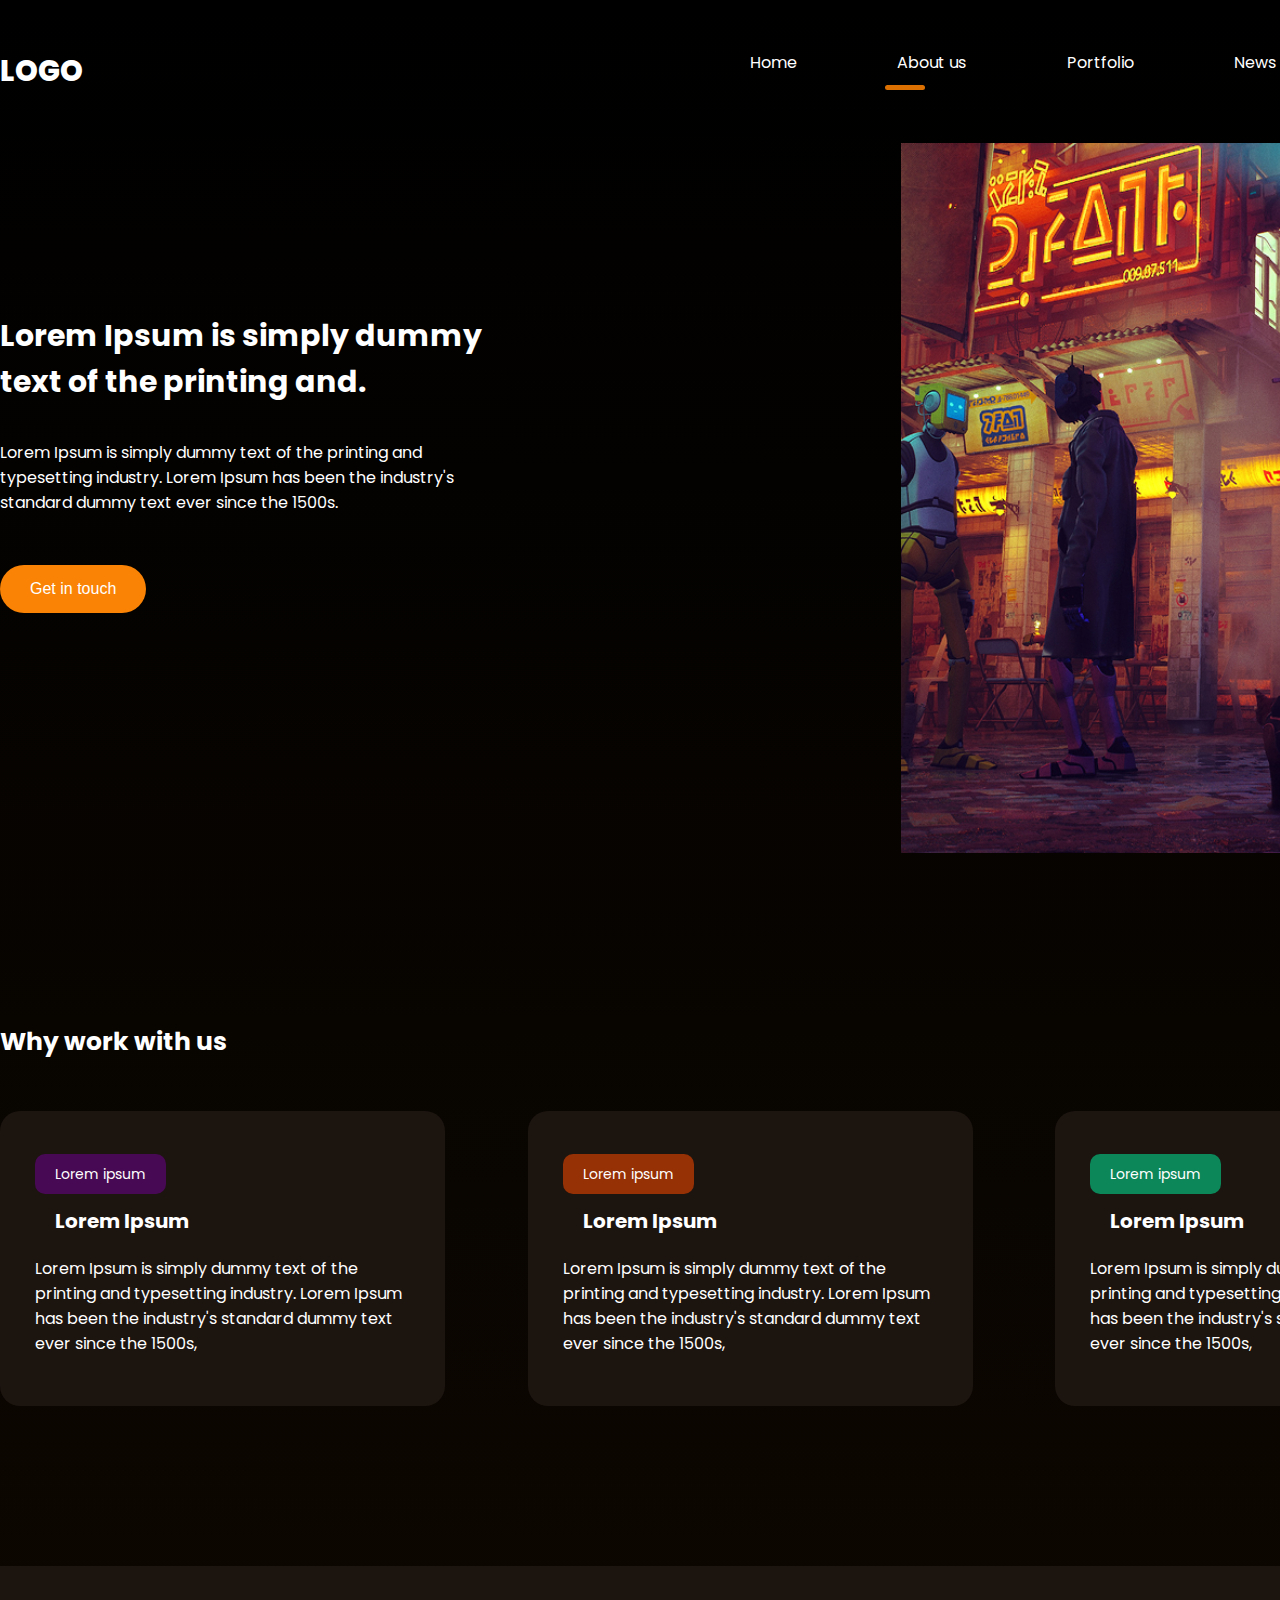
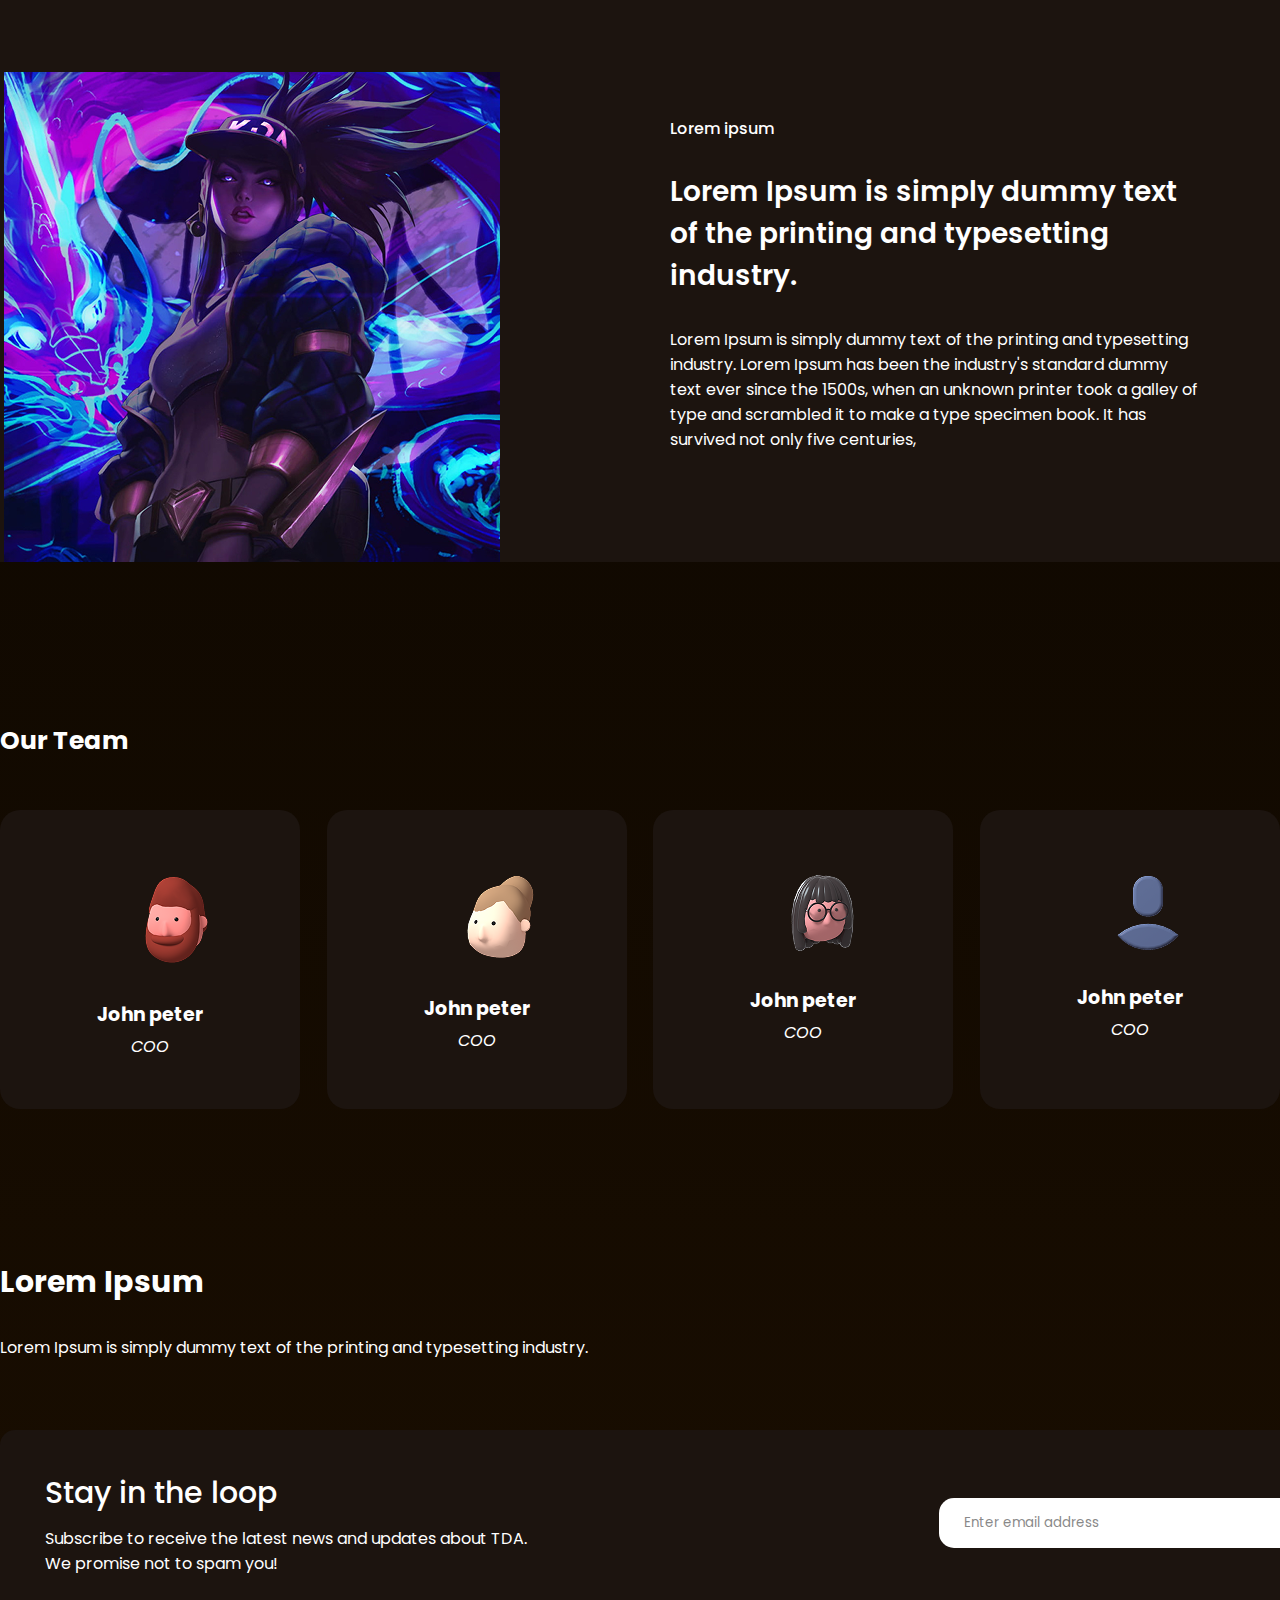
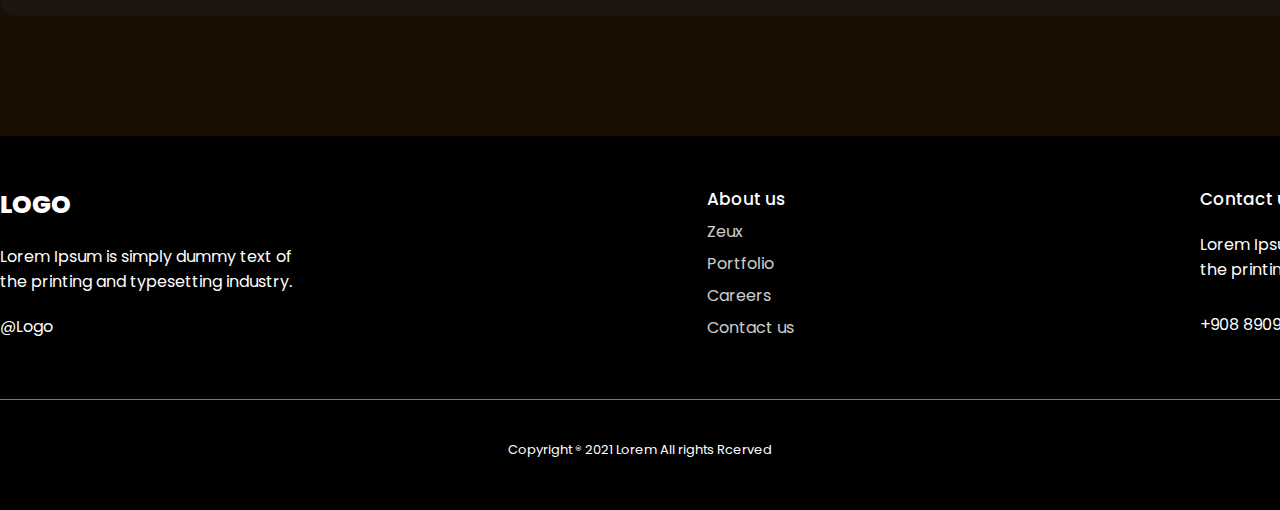
<file: Верстка сайта/about.html>
<!-- первое видео-->
<!DOCTYPE html> 
<html lang="en">
<head>
    <meta charset="UTF-8">
    <meta name="viewport" content="width=device-width, initial-scale=1.0">
    <title>Game Website</title>
    <link rel="icon"type="image/png" href="https://cdn-icons-png.flaticon.com/512/981/981934.png">
    <link rel="stylesheet" href="main.css">
</head>


<body>
<div class="wrapper">
    <header class="container">
        <span class="logo">Logo</span>
        <nav>
            <ul>
                <li ><a href="index.html">Home</a></li>
                <li class="active"><a href="about.html">About us</a></li>
                <li><a href="Portfolio.html">Portfolio</a></li>
                <li><a href="News.html">News</a></li>
                <li class="btn"><a href="Contact us.html">Contacts</a></li>
            </ul>
        </nav>
    </header> 

    <div class="hero-about container">
            <div class="info">
                <h1>Lorem Ipsum is simply dummy text of the printing and.</h1>
                <p>Lorem Ipsum is simply dummy text of the printing and typesetting industry. Lorem Ipsum has been the industry's standard dummy text ever since the 1500s.</p>
                <button class="btn">Get in touch</button>
            </div>
            <img src="img\Rectangle 6.png" alt="">
    </div>

    <div class="container work">
        <h2>Why work with us</h2>
        <div class="blocks">
            <div class="block">
                <span class="badge purple">Lorem ipsum</span>
                <h3>Lorem Ipsum</h3>
                <p>Lorem Ipsum is simply dummy text of the printing and typesetting industry. Lorem Ipsum has been the industry's standard dummy text ever since the 1500s,</p>
            </div>

            <div class="block">
                <span class="badge brown ">Lorem ipsum</span>
                <h3>Lorem Ipsum</h3>
                <p>Lorem Ipsum is simply dummy text of the printing and typesetting industry. Lorem Ipsum has been the industry's standard dummy text ever since the 1500s,</p>
            </div>

            <div class="block">
                <span class="badge green">Lorem ipsum</span>
                <h3>Lorem Ipsum</h3>
                <p>Lorem Ipsum is simply dummy text of the printing and typesetting industry. Lorem Ipsum has been the industry's standard dummy text ever since the 1500s,</p>
            </div>
            
        </div>
    </div>

    <div class="image">
            <div class=" container ">
                <div class="blocks">
                    <img src="img\Rectangle 25 (1).png" alt="">
                    <div class="block">
                        <span>Lorem ipsum</span>
                        <h3>Lorem Ipsum is simply dummy text of the printing and typesetting industry. </h3>
                        <p>Lorem Ipsum is simply dummy text of the printing and typesetting industry. Lorem Ipsum has been the industry's standard dummy text ever since the 1500s, when an unknown printer took a galley of type and scrambled it to make a type specimen book. It has survived not only five centuries,</p>
                    </div>
                </div>
            </div>
    </div>

    <div class=" container team">
            <h2>Our Team</h2>
            <div class="blocks">
                <div class="block">
                    <img src="img\Bill 1.png" alt="">
                    <h3>John peter</h3>
                    <p><i>COO</i></p>
                </div>

                <div class="block">
                    <img src="img\Beverly 1.png" alt="">
                    <h3>John peter</h3>
                    <p><i>COO</i></p>
                </div>

                <div class="block">
                    <img src="img\Claudia 1.png" alt="">
                    <h3>John peter</h3>
                    <p><i>COO</i></p>
                </div>

                <div class="block">
                    <img src="img\Avatar 1.png" alt="">
                    <h3>John peter</h3>
                    <p><i>COO</i></p>
                </div>
            
            </div>
    </div>

    <div class="container email">
            <h3>Lorem Ipsum</h3>
            <p>Lorem Ipsum is simply dummy text of the printing and typesetting industry. </p>

            <div class="block">
                <div>
                    <h4>Stay in the loop</h3>
                    <p>Subscribe to receive the latest news and updates about TDA.</p>
                    <p>We promise not to spam you! </p>
                </div>

                <div>
                    <input type="email" id="emailField"  placeholder="Enter email address">
                    <button onclick="checkEmail()">Continue</button>
                </div>
            
            </div>
    </div>
</div>

<footer>
    <div class="blocks container">
        <div>
            <span class="logo">Logo</span>
            <p>Lorem Ipsum is simply dummy text of the printing and typesetting industry. </p>
            <p>@Logo</p>
        </div>

        <div>
            <h4>About us</h4>
            <ul>
                <li>Zeux</li>
                <li>Portfolio</li>
                <li>Careers</li>
                <li>Contact us</li>
            </ul>
        </div>

        <div>
            <h4>Contact us</h4>
            <p>Lorem Ipsum is simply dummy text of the printing and typesetting industry. </p>
            <p class="number">+908 89097 890</p>
        </div>
    </div>
    
    <hr>
    <p class="exit">Copyright ® 2021 Lorem All rights Rcerved</p>

</footer>

<script>
    function checkEmail() {
        let email = document.querySelector('#emailField').value;
        if(!email.includes('@')) alert('Нет символа @');
        else if(!email.includes('.')) alert('Нет символа .');
        else if(!email.includes('com')) alert('Нет символа com');
        else alert('Все отлично!');
    }
</script>
   
</body>
</file>
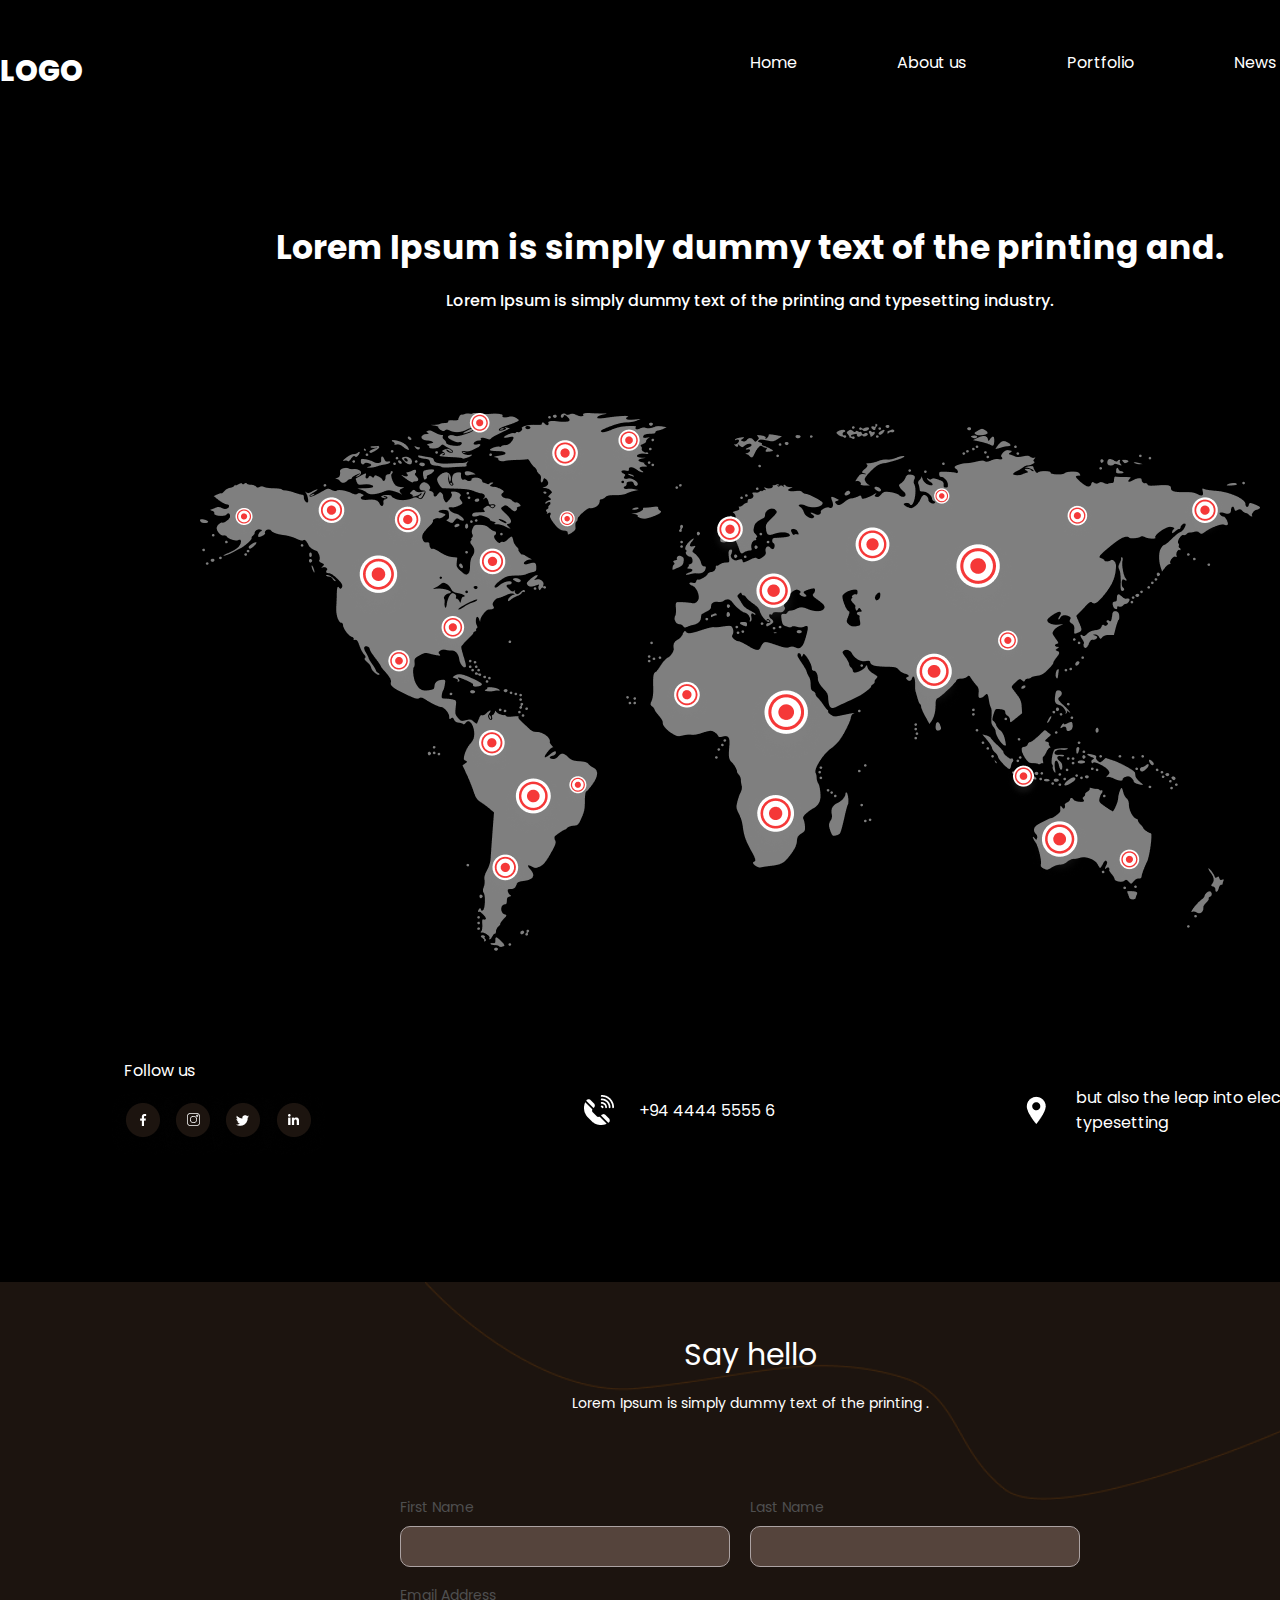
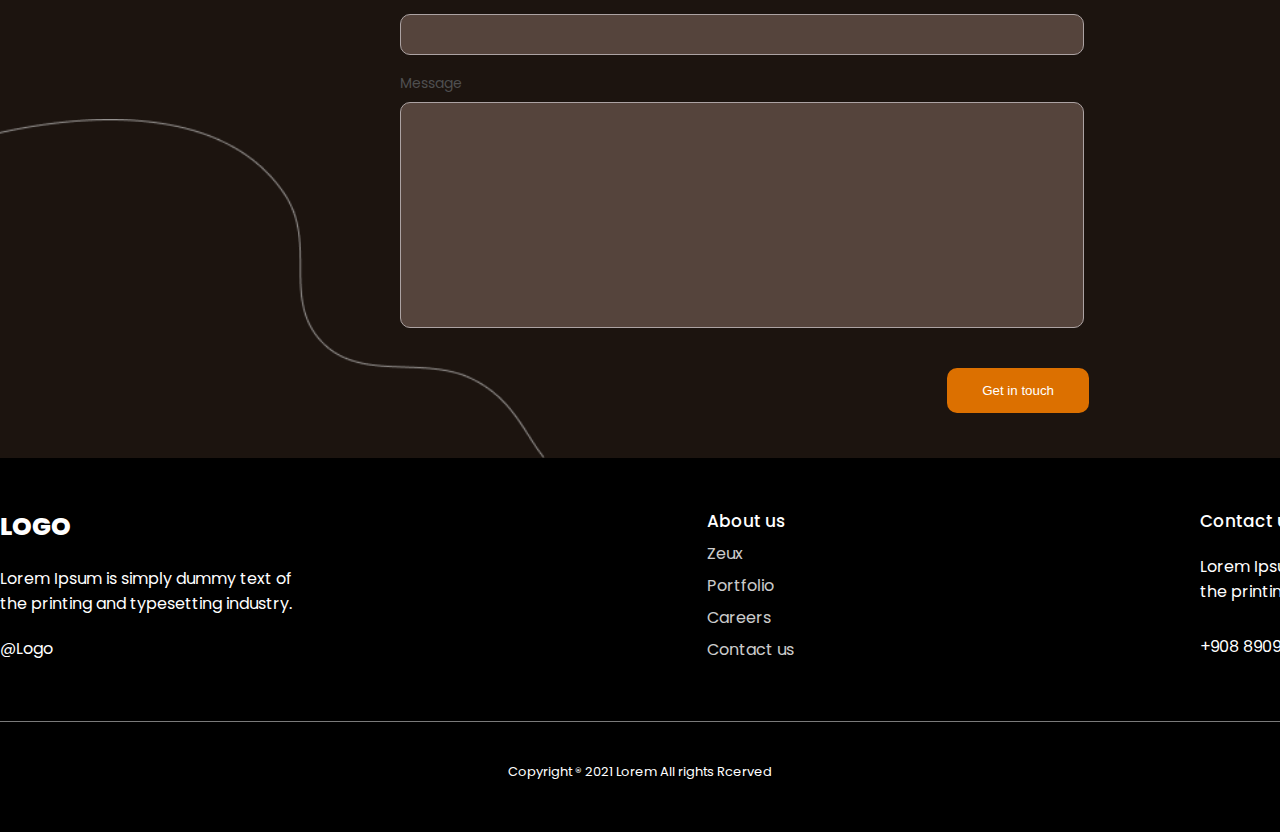
<file: Верстка сайта/Contact us.html>
<!DOCTYPE html>
<html lang="en">
<head>
    <meta charset="UTF-8">
    <meta name="viewport" content="width=device-width, initial-scale=1.0">
    <title>Game Website</title>
    <link rel="icon"type="image/png" href="https://cdn-icons-png.flaticon.com/512/981/981934.png">
    <link rel="stylesheet" href="main.css">
</head>
<body>
    <div class="wrapper-1">
        <header class="container">
        <span class="logo">Logo</span>
        <nav>
            <ul>
                <li ><a href="index.html">Home</a></li>
                <li ><a href="about.html">About us</a></li>
                <li ><a href="Portfolio.html">Portfolio</a></li>
                <li ><a href="News.html">News</a></li>
                <li class="btn"><a href="Contact us.html">Contacts</a></li>
            </ul>
        </nav>
        </header>

        <div class="container pudge ">
            <h3>Lorem Ipsum is simply dummy text of the printing and.</h3>
            <p>Lorem Ipsum is simply dummy text of the printing and typesetting industry.</p>
        </div>

        <div class="container map">
           <img src="img\Huge Global.png" alt=""> 
        </div>

        <div class="container  instagram">
            <div class="blocks">
                <div class="block-1">
                    <p>Follow us</p> 
                    <img src="img\Group 12.png" alt="">
                </div>

                <!-- <div >
                    <img src="img\Line 5.png" alt="">
                </div> -->
                 
                <div class="block">
                    <img src="img\phone 1.png" alt="">
                    <p>+94 4444 5555 6</p> 
                </div>

                <!-- <div >
                    <img src="img\Line 5.png" alt="">
                </div> -->
                
                <div class="block">
                    <img src="img\gps 1.png" alt="">
                    <p class="geo">but also the leap into electronic typesetting</p> 
                </div>

                
            </div>

        </div>

        <div class=" feedback">
            <div class="container">
                <img class="img-1" src="img\Vector 3.png" alt="">
                <h4>Say hello</h4>
                <p>Lorem Ipsum is simply dummy text of the printing .</p>
                <form >
                    <div class="inline">
                        <div>
                            <label for="">First Name</label>
                            <input type="text">
                        </div>

                        <div>
                            <label for="">Last Name</label>
                            <input type="text">
                        </div>
                    </div>
                    <label for=" ">Email Address</label>
                    <input type="text" class="one-line">

                    <label for="">Message</label>
                    <textarea  class="one-line"></textarea>

                    <button class="button">Get in touch</button>

                </form>
                <img class="img-2" src="img\Vector 4.png" alt="">
            </div>
        </div>
        
    </div>


<footer>
    <div class="blocks container">
        <div>
            <span class="logo">Logo</span>
            <p>Lorem Ipsum is simply dummy text of the printing and typesetting industry. </p>
            <p>@Logo</p>
        </div>

        <div>
            <h4>About us</h4>
            <ul>
                <li>Zeux</li>
                <li>Portfolio</li>
                <li>Careers</li>
                <li>Contact us</li>
            </ul>
        </div>

        <div>
            <h4>Contact us</h4>
            <p>Lorem Ipsum is simply dummy text of the printing and typesetting industry. </p>
            <p class="number">+908 89097 890</p>
        </div>
    </div>
    
    <hr>
    <p class="exit">Copyright ® 2021 Lorem All rights Rcerved</p>

</footer>

<script>
    function checkEmail() {
        let email = document.querySelector('#emailField').value;
        if(!email.includes('@')) alert('Нет символа @');
        else if(!email.includes('.')) alert('Нет символа .');
        else if(!email.includes('com')) alert('Нет символа com');
        else alert('Все отлично!');
    }
</script>

</body>
</html>
</file>
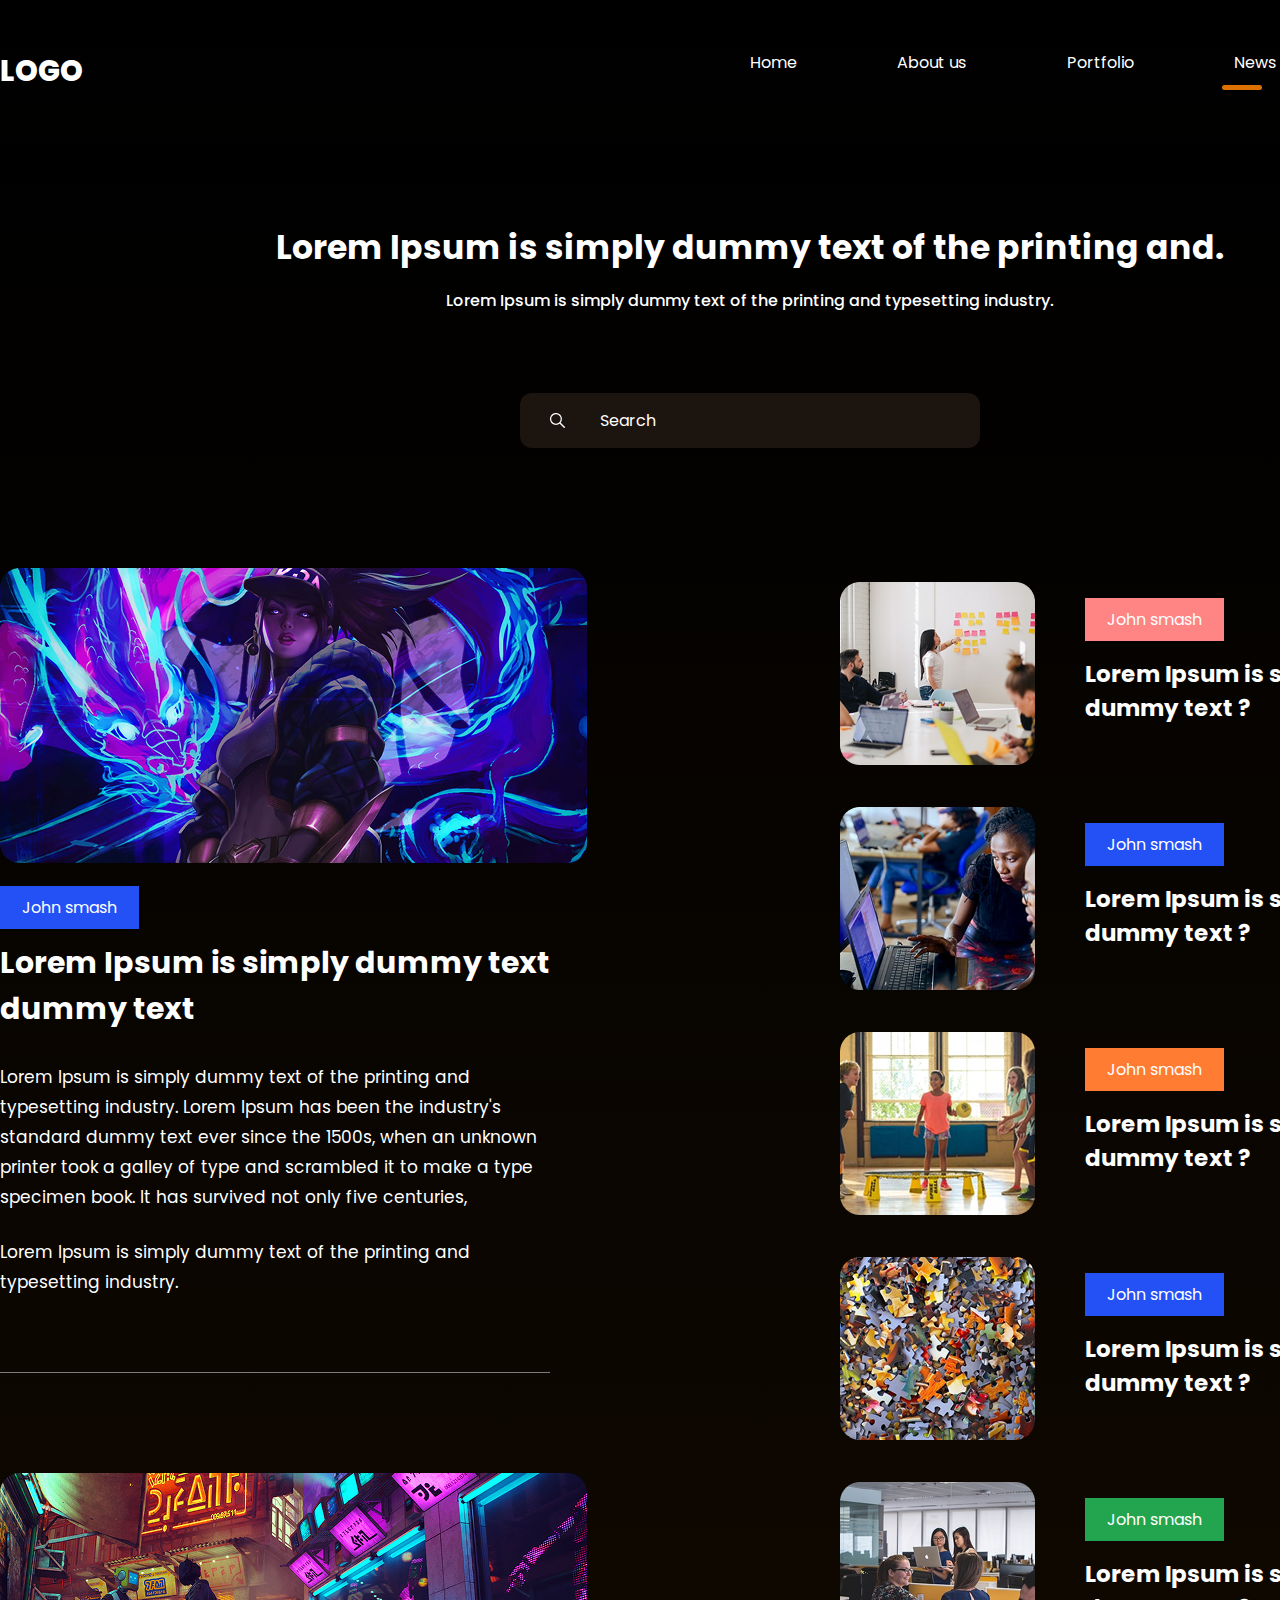
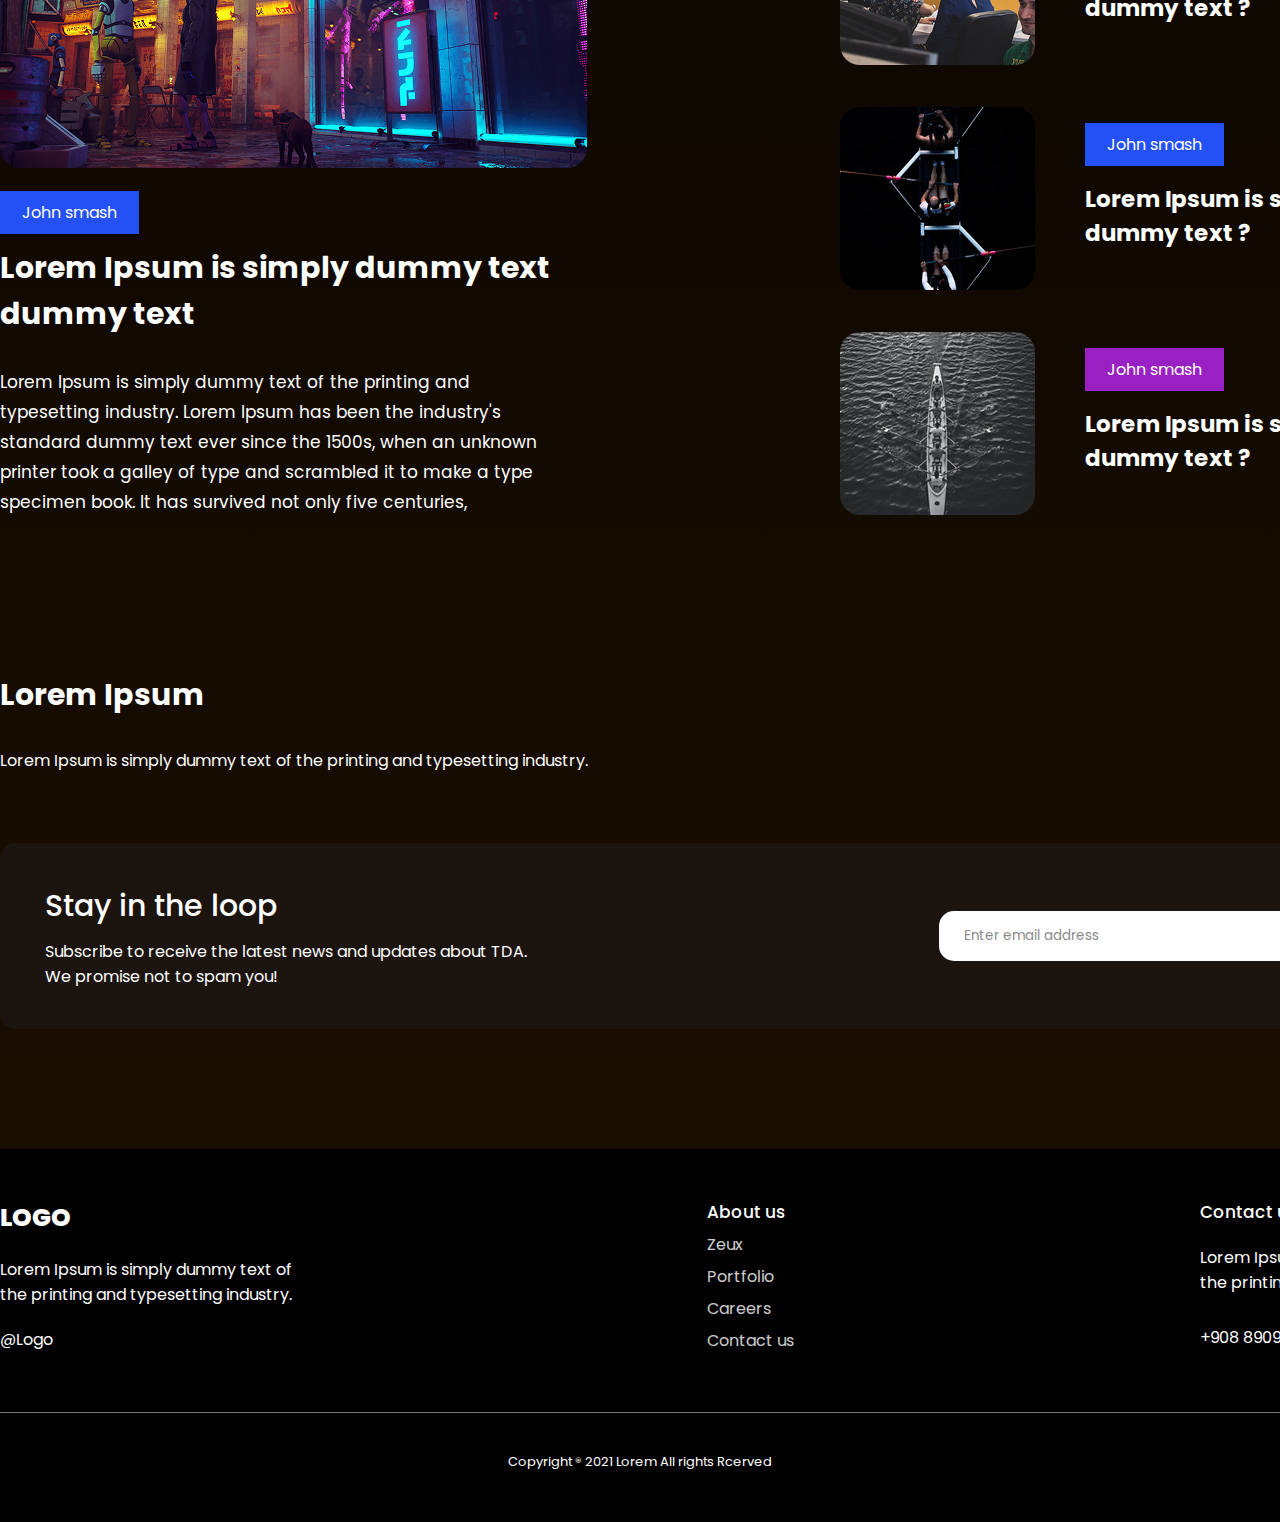
<file: Верстка сайта/News.html>
<!DOCTYPE html>
<html lang="en">
<head>
    <meta charset="UTF-8">
    <meta name="viewport" content="width=device-width, initial-scale=1.0">
    <title>Game Website</title>
    <link rel="icon"type="image/png" href="https://cdn-icons-png.flaticon.com/512/981/981934.png">
    <link rel="stylesheet" href="main.css">
</head>
<body>
    <div class="wrapper">
   <header class="container">
        <span class="logo">Logo</span>
        <nav>
            <ul>
                <li><a href="index.html">Home</a></li>
                <li><a href="about.html">About us</a></li>
                <li><a href="Portfolio.html">Portfolio</a></li>
                <li class="active"><a href="News.html">News</a></li>
                <li class="btn"><a href="Contact us.html">Contacts</a></li>
            </ul>
        </nav>
   </header> 

<div class="wrapper">
    <div class="container pudge ">
        <h3>Lorem Ipsum is simply dummy text of the printing and.</h3>
        <p>Lorem Ipsum is simply dummy text of the printing and typesetting industry.</p>
    </div>

    <div class="container Search">
        <div class="block">
            <img src="img\Vector.png" alt="">
            <div class="text">
                <p>Search</p>
            </div>
        </div>

    </div>

    <div class="container pictures-1">
        <img src="img\Rectangle 274.png" alt="">
        <div class="block">
            <span class="smash blue">John smash</span>
            <h4>Lorem Ipsum is simply dummy text dummy text </h4>
            <p>Lorem Ipsum is simply dummy text of the printing and typesetting industry. Lorem Ipsum has been the industry's standard dummy text ever since the 1500s, when an unknown printer took a galley of type and scrambled it to make a type specimen book. It has survived not only five centuries,</p>
            <p>Lorem Ipsum is simply dummy text of the printing and typesetting industry. </p>
        </div>
        <hr>
    </div>

    <div class="container pictures-2">
        <img src="img\Rectangle 274 (1).png" alt="">
        <div class="block">
            <span class="smash blue">John smash</span>
            <h4>Lorem Ipsum is simply dummy text dummy text </h4>
            <p>Lorem Ipsum is simply dummy text of the printing and typesetting industry. Lorem Ipsum has been the industry's standard dummy text ever since the 1500s, when an unknown printer took a galley of type and scrambled it to make a type specimen book. It has survived not only five centuries,</p>
        </div>
    </div>

    <div class="container kartinka-1">
        <div class="blocks">
            <img src="img\Rectangle 276.png" alt="">
            <div class="block">
                <span class="smash pink">John smash</span>
                <h4>Lorem Ipsum is simply dummy text dummy text ? </h4>
            </div>
        </div>
    </div>

    <div class="container kartinka-2">
        <div class="blocks">
            <img src="img\Rectangle 276 (1).png" alt="">
            <div class="block">
                <span class="smash blue">John smash</span>
                <h4>Lorem Ipsum is simply dummy text dummy text ? </h4>
            </div>
        </div>
    </div>

    <div class="container kartinka-3">
        <div class="blocks">
            <img src="img\Rectangle 276 (2).png" alt="">
            <div class="block">
                <span class="smash orange">John smash</span>
                <h4>Lorem Ipsum is simply dummy text dummy text ? </h4>
            </div>
        </div>
    </div>

    <div class="container kartinka-4">
        <div class="blocks">
            <img src="img\Rectangle 276 (3).png" alt="">
            <div class="block">
                <span class="smash blue">John smash</span>
                <h4>Lorem Ipsum is simply dummy text dummy text ? </h4>
            </div>
        </div>
    </div>

    <div class="container kartinka-5">
        <div class="blocks">
            <img src="img\Rectangle 276 (4).png" alt="">
            <div class="block">
                <span class="smash green">John smash</span>
                <h4>Lorem Ipsum is simply dummy text dummy text ? </h4>
            </div>
        </div>
    </div>

    <div class="container kartinka-6">
        <div class="blocks">
            <img src="img\Rectangle 276 (5).png" alt="">
            <div class="block">
                <span class="smash blue">John smash</span>
                <h4>Lorem Ipsum is simply dummy text dummy text ? </h4>
            </div>
        </div>
    </div>

    <div class="container kartinka-7">
        <div class="blocks">
            <img src="img\Rectangle 276 (6).png" alt="">
            <div class="block">
                <span class="smash purple">John smash</span>
                <h4>Lorem Ipsum is simply dummy text dummy text ? </h4>
            </div>
        </div>
    </div>


    <div class="container email">
            <h3>Lorem Ipsum</h3>
            <p>Lorem Ipsum is simply dummy text of the printing and typesetting industry. </p>

            <div class="block">
                <div>
                    <h4>Stay in the loop</h3>
                    <p>Subscribe to receive the latest news and updates about TDA.</p>
                    <p>We promise not to spam you! </p>
                </div>

                <div>
                    <input type="email" id="emailField"  placeholder="Enter email address">
                    <button onclick="checkEmail()">Continue</button>
                </div>
            
            </div>
    </div>
</div>

<footer>
    <div class="blocks container">
        <div>
            <span class="logo">Logo</span>
            <p>Lorem Ipsum is simply dummy text of the printing and typesetting industry. </p>
            <p>@Logo</p>
        </div>

        <div>
            <h4>About us</h4>
            <ul>
                <li>Zeux</li>
                <li>Portfolio</li>
                <li>Careers</li>
                <li>Contact us</li>
            </ul>
        </div>

        <div>
            <h4>Contact us</h4>
            <p>Lorem Ipsum is simply dummy text of the printing and typesetting industry. </p>
            <p class="number">+908 89097 890</p>
        </div>
    </div>
    
    <hr>
    <p class="exit">Copyright ® 2021 Lorem All rights Rcerved</p>

</footer>

<script>
    function checkEmail() {
        let email = document.querySelector('#emailField').value;
        if(!email.includes('@')) alert('Нет символа @');
        else if(!email.includes('.')) alert('Нет символа .');
        else if(!email.includes('com')) alert('Нет символа com');
        else alert('Все отлично!');
    }
</script>



</body>
</html>
</file>
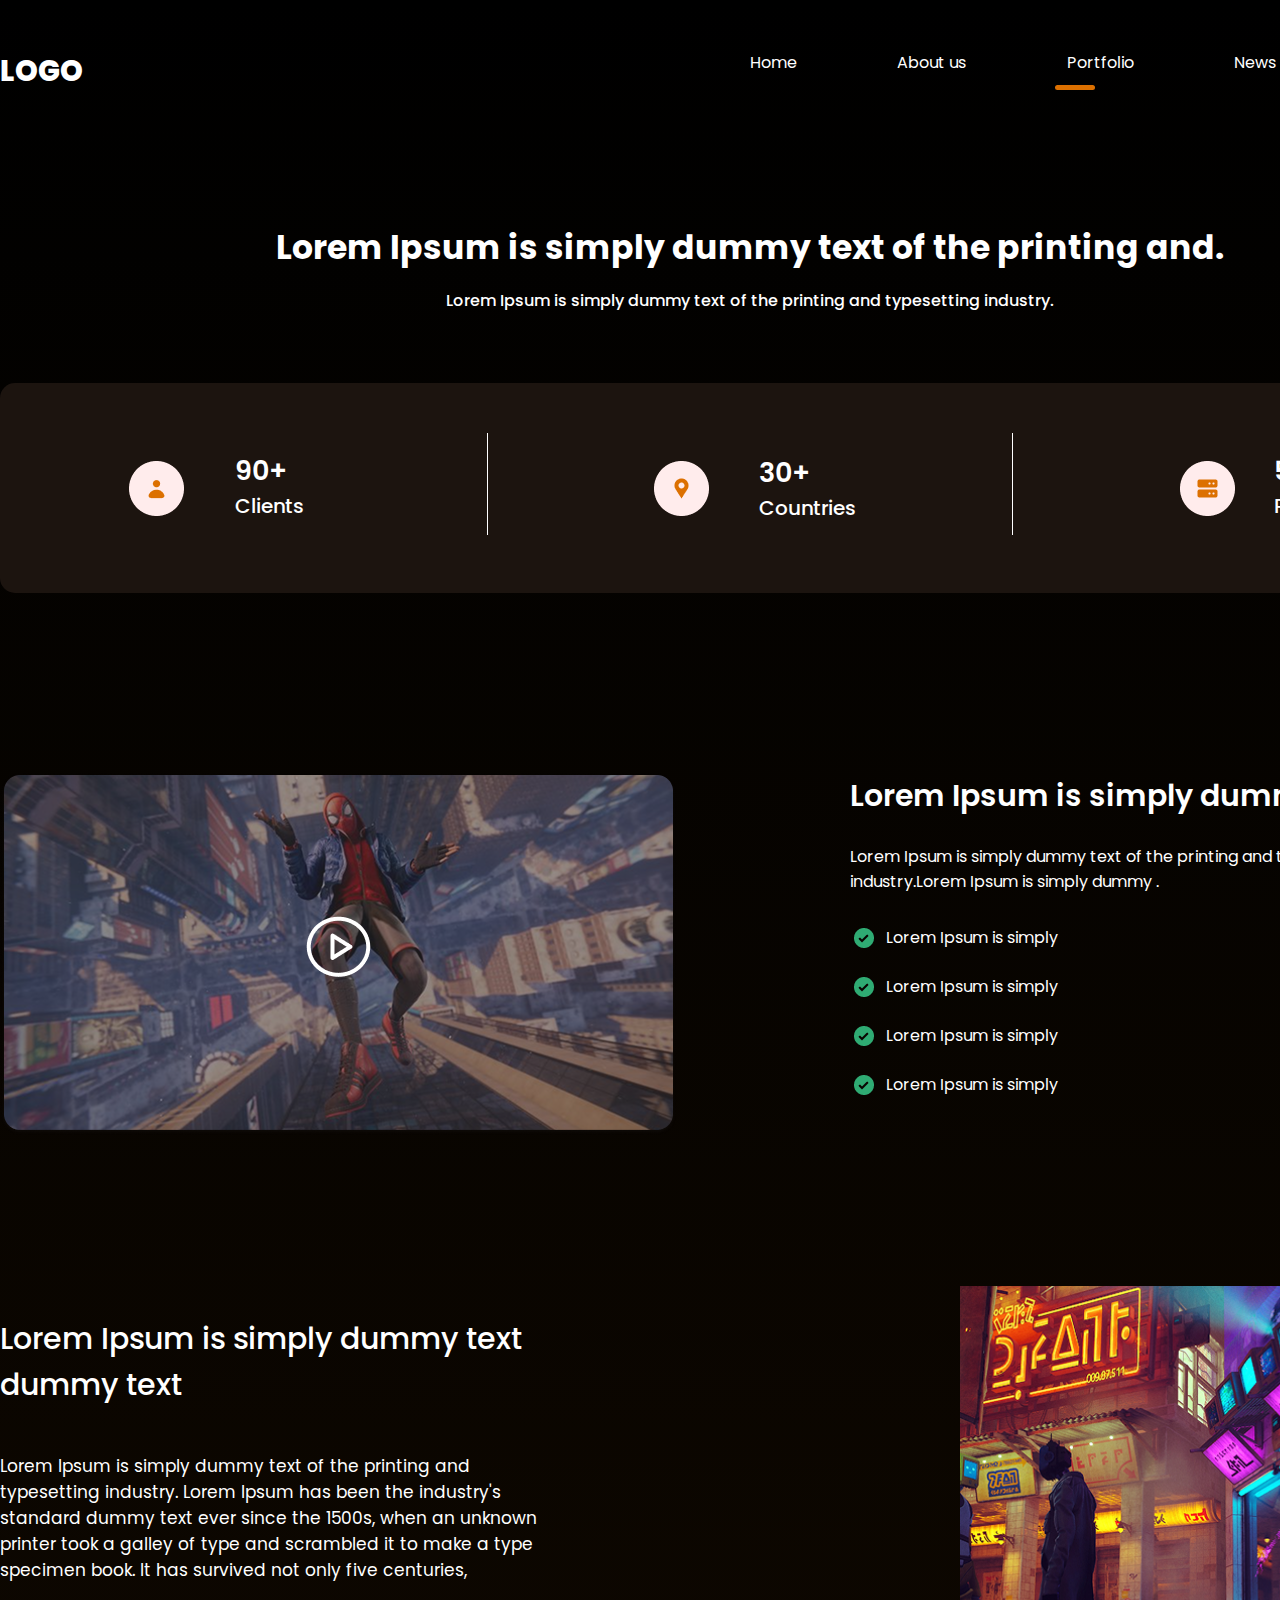
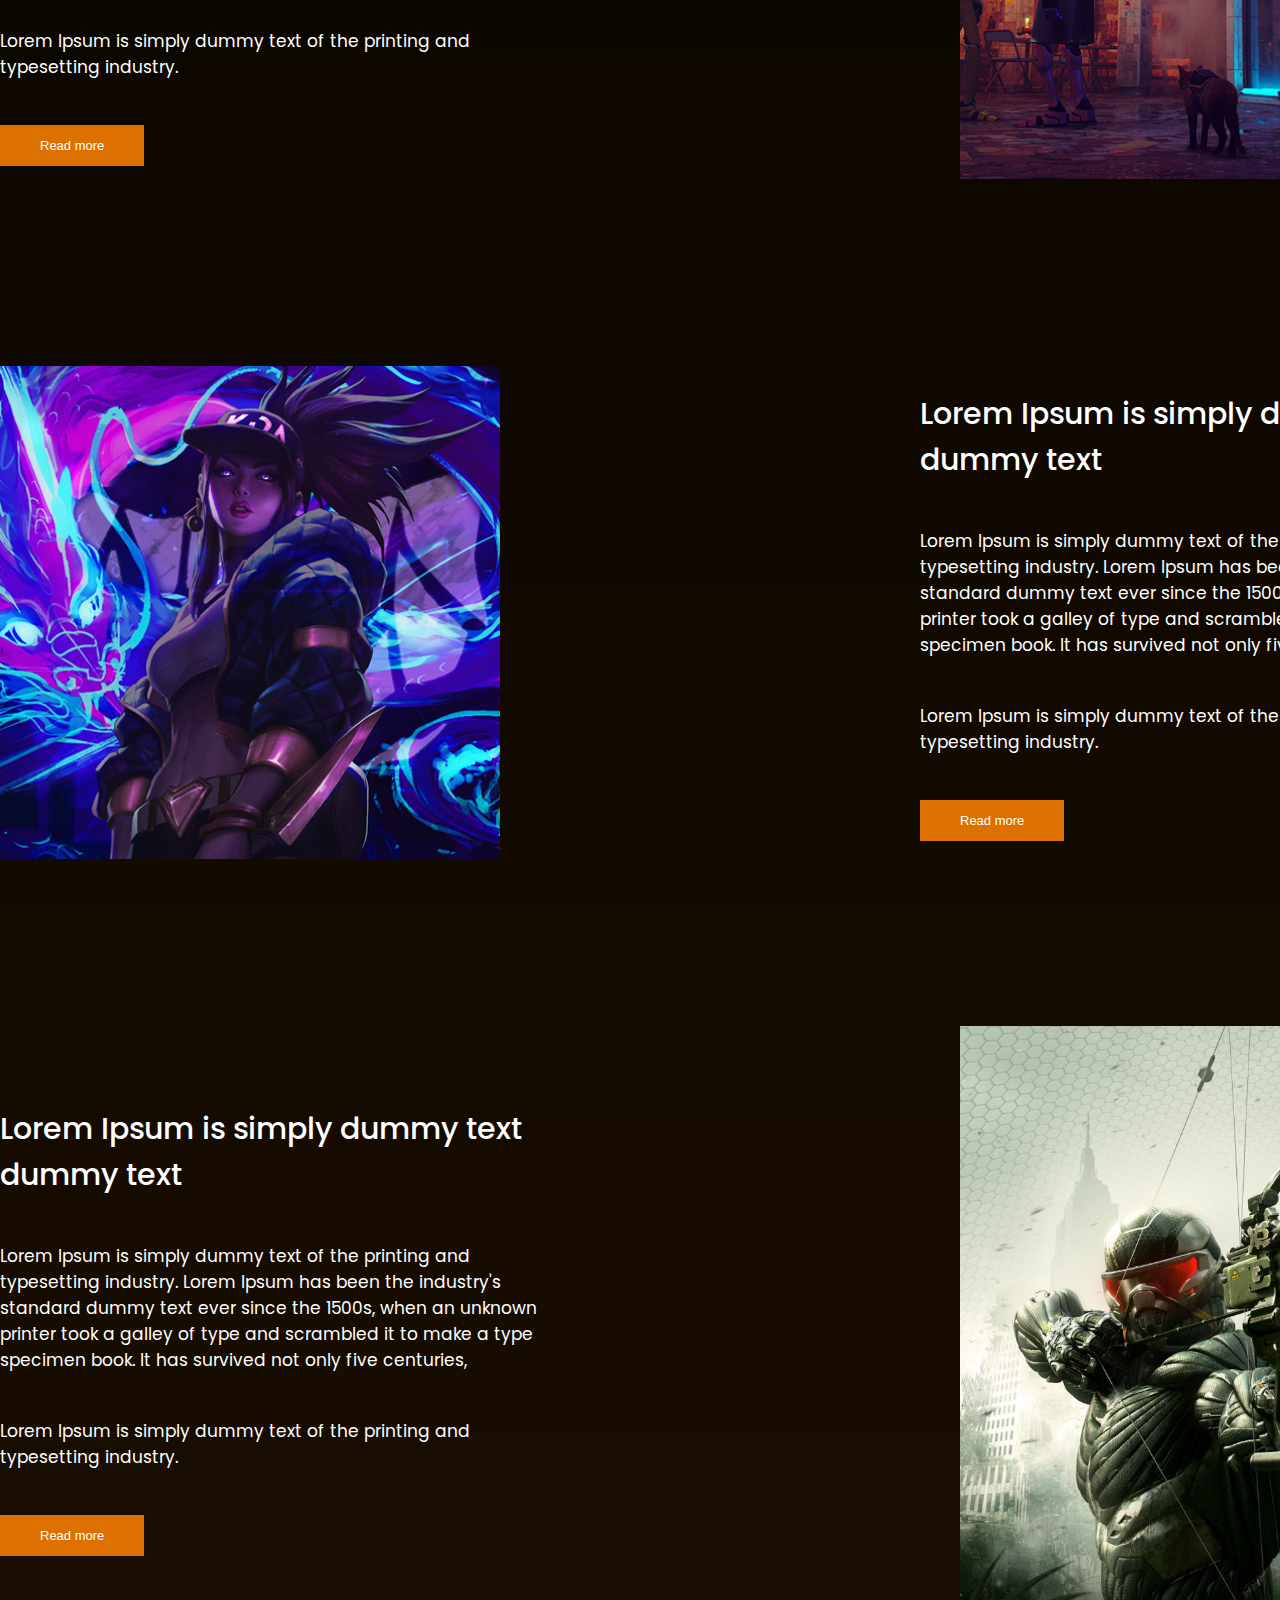
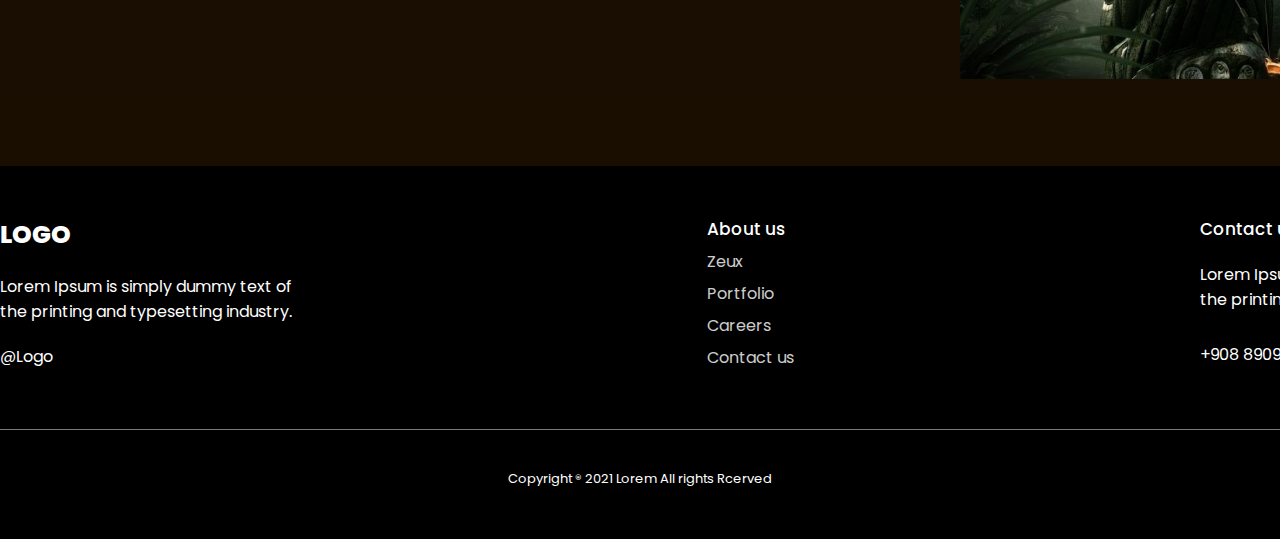
<file: Верстка сайта/Portfolio.html>
<!DOCTYPE html>
<html lang="en">
<head>
    <meta charset="UTF-8">
    <meta name="viewport" content="width=device-width, initial-scale=1.0">
    <title>Game Website</title>
    <link rel="icon"type="image/png" href="https://cdn-icons-png.flaticon.com/512/981/981934.png">
    <link rel="stylesheet" href="main.css">
</head>
<body>
    <div class="wrapper">
        <header class="container">
        <span class="logo">Logo</span>
        <nav>
            <ul>
                <li ><a href="index.html">Home</a></li>
                <li ><a href="about.html">About us</a></li>
                <li class="active"><a href="Portfolio.html">Portfolio</a></li>
                <li><a href="News.html">News</a></li>
                <li class="btn"><a href="Contact us.html">Contacts</a></li>
            </ul>
        </nav>
        </header> 

        <div class="container top ">
           <h3>Lorem Ipsum is simply dummy text of the printing and.</h3>
           <p>Lorem Ipsum is simply dummy text of the printing and typesetting industry.</p>
           <div class="blocks">
                <div class="block">
                    <img src="img\user.png" alt="">
                    <div class="text">
                        <span>90+</span>
                        <p>Clients</p>
                    </div>
                </div>

                <div >
                    <img src="img\Line 5.png" alt="">
                </div>

                <div class="block">
                    <img src="img\location.png" alt="">
                    <div class="text">
                        <div class="text drop">
                            <span>30+</span>
                            <p>Countries</p>
                        </div>
                    </div>
                </div>

                <div >
                    <img src="img\Line 5.png" alt="">
                </div>

                <div  class="block">
                    <img src="img\Server.png" alt="">
                    <div class="text">
                        <span>50+</span>
                        <p>Projects</p>
                    </div>
                </div>
           </div>
        </div>

        <div class="container spider">
            <div class="blocks">
                <img src="img\Hero Video.png" alt="">
                <div class="block">
                    <h3>Lorem Ipsum is simply dummy text.</h3>
                    <p>Lorem Ipsum is simply dummy text of the printing and typesetting industry.Lorem Ipsum is simply dummy .</p>
                    <ul >
                        <li><img src="img\Group 1120.png" alt="">Lorem Ipsum is simply</li>
                        <li><img src="img\Group 1120.png" alt="">Lorem Ipsum is simply</li>
                        <li><img src="img\Group 1120.png" alt="">Lorem Ipsum is simply</li>
                        <li><img src="img\Group 1120.png" alt="">Lorem Ipsum is simply</li>
                    </ul>
                </div>
            </div>
        </div>

        <div class="container stray">
            <div class="block">
                <h4>Lorem Ipsum is simply dummy text dummy text </h4>
                <p>Lorem Ipsum is simply dummy text of the printing and typesetting industry. Lorem Ipsum has been the industry's standard dummy text ever since the 1500s, when an unknown printer took a galley of type and scrambled it to make a type specimen book. It has survived not only five centuries,</p>
                <p>Lorem Ipsum is simply dummy text of the printing and typesetting industry. </p>
                <button class="btn"> Read more </button>
            </div>
            <img src="img\Rectangle 25 (2).png" alt="">
        </div>

        <div class="container valorant">
            <img src="img\Rectangle 26 (1).png" alt="">
            <div class="block">
                <h4>Lorem Ipsum is simply dummy text dummy text </h4>
                <p>Lorem Ipsum is simply dummy text of the printing and typesetting industry. Lorem Ipsum has been the industry's standard dummy text ever since the 1500s, when an unknown printer took a galley of type and scrambled it to make a type specimen book. It has survived not only five centuries,</p>
                <p>Lorem Ipsum is simply dummy text of the printing and typesetting industry. </p>
                <button class="btn">Read more</button>
            </div>
        </div>

        <div class="container Crysis">
            <div class="block">
                <h4>Lorem Ipsum is simply dummy text dummy text </h4>
                <p>Lorem Ipsum is simply dummy text of the printing and typesetting industry. Lorem Ipsum has been the industry's standard dummy text ever since the 1500s, when an unknown printer took a galley of type and scrambled it to make a type specimen book. It has survived not only five centuries,</p>
                <p>Lorem Ipsum is simply dummy text of the printing and typesetting industry. </p>
                <button class="btn">Read more</button>
            </div>
            <img src="img\Самурай - Воин.jpg" alt="">
        </div>
       
    </div>

    <footer>
    <div class="blocks container">
        <div>
            <span class="logo">Logo</span>
            <p>Lorem Ipsum is simply dummy text of the printing and typesetting industry. </p>
            <p>@Logo</p>
        </div>

        <div>
            <h4>About us</h4>
            <ul>
                <li>Zeux</li>
                <li>Portfolio</li>
                <li>Careers</li>
                <li>Contact us</li>
            </ul>
        </div>

        <div>
            <h4>Contact us</h4>
            <p>Lorem Ipsum is simply dummy text of the printing and typesetting industry. </p>
            <p class="number">+908 89097 890</p>
        </div>
    </div>
    
    <hr>
    <p class="exit">Copyright ® 2021 Lorem All rights Rcerved</p>

    </footer>

    <script>
    function checkEmail() {
        let email = document.querySelector('#emailField').value;
        if(!email.includes('@')) alert('Нет символа @');
        else if(!email.includes('.')) alert('Нет символа .');
        else if(!email.includes('com')) alert('Нет символа com');
        else alert('Все отлично!');
    }
    </script>
</body>
</file>
<file: Верстка сайта/main.css>
@import url('https://fonts.googleapis.com/css2?family=Poppins:wght@400;500;700;800&display=swap');

* {
    margin: 0;
    padding: 0;
}

body {
  font-family: "Poppins", sans-serif;
  font-weight: 400;
  color:#fff;
  font-size: 16px;
}

a {
    text-decoration: none;
}

img {
    max-width: 100%;
}

.wrapper {
    background: linear-gradient(180deg,rgba(0, 0, 0, 1) 0%, rgba(26, 14, 1, 1) 100%);
    width: 100%;
    overflow-x:hidden

}

.wrapper-1 {
   background: linear-gradient(182deg,rgba(11, 135, 90, 1) 0%, rgba(0, 0, 0, 1) 0%);
}

.container {
    width:1500px;
    margin:0 auto;
}


header {
    padding: 50px 0;
}



header span.logo {
    text-transform:uppercase;
    font-size: 29px;
    font-weight: 800;
}


header nav {
    float:right;
    width:50%;
}


header nav ul {
   list-style:none;
   display: flex;
   justify-content: space-between;
   z-index:2;
   position: relative;
}


header nav ul li {
    display: inline-block;
    
}


header nav ul li a {
    color:#fff;
}


header nav ul li.active::after {
    content:"";
    display: block;
    width:40px;
    height:5px;
    background:#DC7000;
    border-radius:12px ;
    position:relative;
    top: 10px;
    right: 12px;

}



header nav ul li:not(.active):not(.btn) a:hover {
    border-bottom: 5px solid #DC7000;

}

header nav ul li.btn a {
background:#FA9021 ;
padding: 9px 25px;
border-radius: 6px;
transition: all 700ms ease ;

}




header nav ul li.btn a:hover {
    background: #dc4600;
}

.hero {
    padding-bottom: 100px;
    position: relative;
    z-index: 1;
}


.hero-info {
    width: 530px;
    padding-top: 70px;
}

.hero-info h2 {
    color:#E87D0E;
    font-size:20px;
    font-weight:700;
}


.hero-info h1 {
    color:#fff;
    font-size:50px;
    font-weight:700;
}


.hero-info p {
    color:#fff;
    font-size:16px;
    font-weight:500;
    margin-top: 30px;
    margin-bottom: 40px;
    line-height: 200%;
}


.hero-info button.btn, .hero-about .info .btn  {
    background: #FA8305;
    font-size:16px;
    font-weight: 500;
    color: #fff;
    padding: 15px 30px;
    border-radius: 45px;
    border:0;
    transition: all 500ms ease;
    
}


.hero-info button.btn:hover, 
.hero-about .info .btn:hover {
    cursor:pointer;
    transform: scale(1.1);
    background: #dc4600;
}

.hero img {
 position:absolute;
 top:-150px;
 right: 0;
}

.trending {
    padding:50px;
}

.trending h3 {
font-size: 31px;
font-weight: 600;
}

.trending a.see-all {
    font-size: 20;
    font-weight: 500;
    background:#25211D;
    color: #fff;
    padding:10px 25px;
    float: right;
    border-radius: 7px;
    display: block;
    transition: all 500ms;
   
}


.trending a.see-all:hover {
transform:scale(1.1);
}


.trending .games {
    display: flex;
    justify-content: space-between;
    width: 100%;
    padding: 50px 0;
}


.trending .games span {
    display: block;
    text-align: center;
    margin-top: 20px;
}

.trending .games span img {
    position: relative;
    top: 5px;
    right: 9px;
}

.big-text {
    font-size:35px ;
    font-weight:600 ;
    padding: 50px;
    text-align: center;
    width: 800px;
}

.banner {
    padding: 80px;
}

.banner h3 {
    font-size: 30px;
    font-weight: 600;
    margin-bottom: 30px;

}

.banner p {
    font-size:16 ;
    font-weight: 400;
    line-height: 187.5%;
    width: 545px;
    margin-bottom: 30px;
}


.banner img {
    width: 100%;
    margin-bottom: 30px;
}

.features {
    background: url("img/Rectangle 5.png") no-repeat center center fixed;
    background-size:cover;
    padding: 80px;
}

.features h3 {
    font-size: 30px;
    font-weight: 600;
    max-width: 830px;
    text-align: center;
    margin-bottom: 30px;
    margin-left: auto;
    margin-right: auto;
}

.features p {
    max-width: 830px;
    text-align: center;
    margin-bottom: 30px;
    margin-left: auto;
    margin-right: auto;
}

.features .info {
    display:flex;
    justify-content: center;
    flex-wrap:wrap;
}

.features .info .block {
    text-align:center;
    width: 20%;
    margin: 30px 2%; 
}
.features .info .block img {
    margin: 15px;
}

.projects {
    padding: 100px;
}

.projects h3 {
    font-size:30px ;
    text-align: center;
}

.projects p {
    text-align: center;
    margin-top: 20px;
    margin-bottom: 50px;
}

.projects .images {
    display: flex;
    justify-content: space-around;
    margin-bottom: 40px;
    max-width: 85%;
    margin-left: auto;
    margin-right: auto;
}


.projects a.see-all  {
    font-size: 20;
    font-weight: 500;
    background:#25211D;
    color: #fff;
    padding:10px 25px;
    border-radius: 10px;
    margin: 0 auto;
    display: block;
    transition: all 500ms;
    width: 60px;
    text-align: center;

}

.projects a.see-all:hover {
transform:scale(1.1);
}

.email {
    padding-bottom: 120px ;
}


.email h3 {
    margin-bottom: 30px;
   font-size: 30px;

}

.email p:not(.block p) {
    margin-bottom: 70px;
}

.email .block {
    background: #1C140F ;
    border-radius: 15px;
    padding: 40px 3%;
    width: 94%;
    display: flex;
    justify-content: space-between;
    align-items: center;

}
.block h4 {
    font-size:30px ;
    font-weight: 500;
    margin-bottom: 10px;
}

.block input {
    background: #fff;
    border-radius: 15px;
    padding: 15px 25px;
    border: 0;
    width: 380px;
    font-family: "Poppins", sans-serif;
    font-weight: 400;
    position:relative;
    right: -105px;
    z-index: 1;
    padding-right: 120px ;

}

.block input::placeholder {
    color: #898989;
}


.block button {
    background: #DC7000;
    border-radius: 10px;
    padding: 10px 20px;
    color: #fff;
    border: 0;
    transition: 500ms ease;
    position: relative;
    z-index: 2;
    font-size: 13px;
    font-weight: 400;
}

.block button:hover {
    cursor:pointer;
    transform: scale(1.1);
    background: #dc4600;
}

/* footer */

footer {
    background: #000;
    padding:50px 0;
}

footer .blocks {
    display: flex;
    justify-content: space-between;
}


footer span.logo {
    text-transform:uppercase;
    font-size: 25px;
    font-weight: 800;
}

footer .blocks p {
    margin: 20px 0;
    max-width: 300px;
   
}

footer h4 {
    font-size: 17px;
    font-weight: 500;
}

footer ul {
    list-style: none;
}


footer .blocks ul li {
    margin-top: 7px;
    opacity: 0.8;
}

footer  p.number {
    padding-top: 10px;
}

footer hr {
    margin: 40px 0;
    border: 0;
    height: 0.5px;
    background: #ccc;
    opacity: 0.6;
}

footer .exit  {
    text-align: center;
    font-size: 13px;
    
}

/* About us */

.hero-about .info {
    width:500px ;
    padding: 250px 0;
    position: relative;
    top: -80px;
}

.hero-about .info h1 {
    font-size: 30px;
    font-weight: 700;
    margin-bottom: 35px;
}


.hero-about .info .btn  {
    margin-top: 50px;
}

.hero-about {
    position:relative ;
}

.hero-about img {
    position: absolute;
    right: -201px;
    top:0;
    width: 800px;
}

.work {
    padding:80px 0;
    margin-bottom: 40px;
}

.work h2 {
    margin-bottom: 50px;
    font-size: 25px;
    font-weight: 700;
}

.work .blocks {
    display: flex;
    justify-content: space-between;
}

.work .blocks .block {
    background: #1C140F;
    padding: 50px 35px;
    border-radius: 20px;
    width: 25%;
}

.work .blocks .block h3 {
    font-size: 20px;
    margin: 20px;
}

.work .blocks .block .badge {
    padding: 10px 20px;
    border-radius: 10px;
    font-size: 14px;
}

.work .blocks .block .purple {
    background: #480954;
}
    

.work .blocks .block .brown{
background: #963005;
}


.work .blocks .block .green{
background: #0B875A;
}

.image {
  padding: 80px 0;
  background: #1C140F ;
  background-size: cover;
  margin: 80px 0;

}

.image .blocks {
    display: flex;
    justify-content: space-between;
    padding:50px 70px;
    position: relative;
}


.image .block {
    position: relative;
    right: -600px;
    bottom:-20px;
    width: 530px;
}

.image h3 {
    font-size: 28px;
    font-weight:600;
    margin: 30px 0;
}

.image .block span {
    font-weight: 500;
    
}

.image img{
   position: absolute;
   bottom: -80px;
   right: 1000px;
}



.team  {
    padding: 80px 0;
    max-width: 100%;
    padding-bottom: 150px;
}

.team h2 {
    font-size: 25px;
    font-weight: 700;
    margin-bottom: 50px;
}

.team .blocks {
    display:flex;
    justify-content: space-between;
    position: relative;
   
}

.team .blocks .block {
    background:#1C140F ;
    width: 18%;
    padding: 50px 35px;
    border-radius: 20px;
    position: relative;
    
    /* max-width: 20%; */

}


.team .blocks .block h3 {
    font-size: 19px;
    text-align: center;
    margin-bottom: 5px;
}

.team .blocks .block  p {
    text-align: center;
}

.team .blocks .block img {
position: relative;
right:-80px;
margin-bottom: 10px;
}

.top {
    padding-top: 80px ;
    padding-bottom: 25px;
}
.top h3 {
   font-size: 33px;
   font-weight: 700;
   text-align: center;
   margin-bottom: 15px; 
}

.top p {
    font-weight: 500;
    text-align: center; 
    margin-bottom: 70px; 

}   
.top .blocks{
    background:#1C140F;
    padding: 50px 80px;
    border-radius: 15px;
    display: flex;
    justify-content:space-around ;
    align-items: center;
  
}

.top .block {
    display: flex;
    justify-content:space-around ;
    position: relative;
    left: -68px;
}


.top .blocks span{
    font-size: 27px;
    font-weight: 600;
    margin-bottom: 0;
}

.top .blocks p {
    font-size: 20px;
}


.top .text {
    position:absolute;
    right: -120px;
    top: -10px;
 
}

.top .drop {
    position:absolute;
    right: -27px;
    top: 2px;
}


.spider {
    padding-top: 155px;
    padding-bottom: 60px;
}

.spider .blocks {
    display: flex;
    justify-content: space-between;
}

.spider .block {
    padding-right: 100px;
    width: 550px;
}

.spider .block h3 {
    font-size: 30px;
    font-weight: 600;
    margin-bottom: 25px;
}

.spider .block p {
    margin-bottom: 25px;
}

.spider .block li {
    list-style: none;
    margin-bottom: 18px;
}

.spider .block li img {
    position: relative;
    left: -10px;
    bottom: -7px;
}

.spider .block ul {
    position: relative;
    right: -12px;
}


.stray {
    padding: 120px 0;
    position: relative;
}

.stray .block {
    max-width: 540px;
}

.stray .block h4 {
    font-size: 30px;
    font-weight: 500;
    margin-bottom: 45px;
}

.stray .block p {
   font-size: 17px;
   margin-bottom: 45px; 
}

.stray .block .btn {
  border-radius: 0;
  padding:13px 40px ;
}

.stray img {
    position: absolute;
    right: 40px;
    top: 90px;
    width: 500px;
}


.valorant {
    padding-bottom: 120px;
    padding-top: 80px;
    position: relative;
}

.valorant .block {
    max-width: 540px;
    position: absolute;
    right: 40px;
    top: 105px;
}

.valorant .block h4 {
    font-size: 30px;
    font-weight: 500;
    margin-bottom: 45px;
}

.valorant .block p {
   font-size: 17px;
   margin-bottom: 45px; 
}

.valorant .block .btn {
  border-radius: 0;
  padding:13px 40px ;
}

.valorant img {
    /* position: absolute;
    right: 40px;
    top: 90px; */
    width: 500px;
}


.Crysis {
    padding-bottom: 250px ;
    padding-top: 80px;
    position: relative;
}

.Crysis .block {
    max-width: 540px;
    position: relative;
    bottom: -40px;
}

.Crysis .block h4 {
    font-size: 30px;
    font-weight: 500;
    margin-bottom: 45px;
}

.Crysis .block p {
   font-size: 17px;
   margin-bottom: 45px; 
}

.Crysis .block .btn {
  border-radius: 0;
  padding:13px 40px ;
}

.Crysis img {
    position: absolute;
    right: 40px;
    top: 40px;
    width: 500px;
}

.pudge {
    padding: 80px 0;
    text-align: center;
}
.pudge h3 {
   font-size: 33px;
   font-weight: 700;
   text-align: center;
   margin-bottom: 15px;
}

.pudge p {
    font-weight: 500;
    text-align: center; 
    /* margin-bottom: 70px;  */
}


.Search {
    padding-bottom: 100px;
    position: relative;
    right: -520px;
}

.Search .block {
    background: #1C140F;
    color: #fff;
    max-width: 400px;
    padding: 15px 30px;
    border-radius:12px ;
    position: relative;
}

.Search .text {
    position: relative;
}

.Search .block img {
    position: absolute;
    bottom: 20px;
    
}

.Search .block p {
    font-size: 16px;
    font-weight: 400;
    position: relative;
    right: -50px;

}

.pictures-1 {
    padding-bottom: 80px ;
    padding-top: 20px;
}

.pictures-1 hr {
    max-width: 550px;
    margin-top: 50px ;
    border: 0;
    height: 0.5px;
    background: #ccc;
    opacity: 0.6;
}

.pictures-1 img {
    margin-bottom: 25px;
}

.pictures-1 .block {
    max-width: 550px;
}

.pictures-1 .block .smash {
    padding: 10px 22px;
    font-size: 16px;
}
.pictures-1 .block .smash.blue {
    background: #2351F5;
}

.pictures-1 .block h4 {
    font-size: 30px;
    font-weight: 700;
    padding: 20px 0;
    
}

.pictures-1 .block p {
    font-size: 17px;
    padding-bottom: 25px;
    line-height:30px ;
}


.pictures-2 {
    padding-bottom: 80px ;
    padding-top: 20px;
}

.pictures-2 img {
    margin-bottom: 25px;
}

.pictures-2 .block {
    max-width: 550px;
}
.smash {
    padding: 10px 22px;
    font-size: 16px;
}
/* .pictures-2 .block .smash {
    padding: 10px 22px;
    font-size: 16px;
} */
.pictures-2 .block .smash.blue {
    background: #2351F5;
}

.pictures-2 .block h4 {
    font-size: 30px;
    font-weight: 700;
    padding: 20px 0;
    
}

.pictures-2 .block p {
    font-size: 17px;
    padding-bottom: 25px;
    line-height:30px ;
}

.kartinka-1 {
    position: relative;
  
}

.kartinka-1 .blocks{
    display:flex ;
    justify-content: space-between;
    position: absolute;
    right: -90px;
    top: -1640px;
    max-width: 750px;
}

.kartinka-1 .blocks .block .pink {
    background: #FF8484;
}

.kartinka-1 .blocks .block {
   margin-left: 50px;
   position: relative;
   bottom: -25px;
}

.kartinka-1 .blocks .block h4 {
   font-size: 23px; 
   font-weight: 700;
   padding: 25px 0;
}


.kartinka-2 {
    position: relative;
  
}

.kartinka-2 .blocks{
    display:flex ;
    justify-content: space-between;
    position: absolute;
    right: -90px;
    top: -1415px;
    max-width: 750px;
}

.kartinka-2 .blocks .block .blue {
    background: #2351F5;
}

.kartinka-2 .blocks .block {
   margin-left: 50px;
   position: relative;
   bottom: -25px;
}

.kartinka-2 .blocks .block h4 {
   font-size: 23px; 
   font-weight: 700;
   padding: 25px 0;
}


.kartinka-3 {
    position: relative;
  
}

.kartinka-3 .blocks{
    display:flex ;
    justify-content: space-between;
    position: absolute;
    right: -90px;
    top: -1190px;
    max-width: 750px;
}

.kartinka-3 .blocks .block .orange {
    background: #FF7C32;
}

.kartinka-3 .blocks .block {
   margin-left: 50px;
   position: relative;
   bottom: -25px;
}

.kartinka-3 .blocks .block h4 {
   font-size: 23px; 
   font-weight: 700;
   padding: 25px 0;
}


.kartinka-4 {
    position: relative;
  
}

.kartinka-4 .blocks{
    display:flex ;
    justify-content: space-between;
    position: absolute;
    right: -90px;
    top: -965px;
    max-width: 750px;
}

.kartinka-4 .blocks .block .blue {
    background: #2351F5;
}

.kartinka-4 .blocks .block {
   margin-left: 50px;
   position: relative;
   bottom: -25px;
}

.kartinka-4 .blocks .block h4 {
   font-size: 23px; 
   font-weight: 700;
   padding: 25px 0;
}


.kartinka-5 {
    position: relative;
  
}

.kartinka-5 .blocks{
    display:flex ;
    justify-content: space-between;
    position: absolute;
    right: -90px;
    top: -740px;
    max-width: 750px;
}

.kartinka-5 .blocks .block .green{
    background: #23A54F;
}

.kartinka-5 .blocks .block {
   margin-left: 50px;
   position: relative;
   bottom: -25px;
}

.kartinka-5 .blocks .block h4 {
   font-size: 23px; 
   font-weight: 700;
   padding: 25px 0;
}

.kartinka-6 {
    position: relative;
  
}

.kartinka-6 .blocks{
    display:flex ;
    justify-content: space-between;
    position: absolute;
    right: -90px;
    top: -515px;
    max-width: 750px;
}

.kartinka-6 .blocks .block .blue {
    background: #2351F5;
}

.kartinka-6 .blocks .block {
   margin-left: 50px;
   position: relative;
   bottom: -25px;
}

.kartinka-6 .blocks .block h4 {
   font-size: 23px; 
   font-weight: 700;
   padding: 25px 0;
}


.kartinka-7 {
    position: relative;
    margin-bottom: 50px;
  
}

.kartinka-7 .blocks{
    display:flex ;
    justify-content: space-between;
    position: absolute;
    right: -90px;
    top: -290px;
    max-width: 750px;
}

.kartinka-7 .blocks .block .purple {
    background: #9921C3;
}

.kartinka-7 .blocks .block {
   margin-left: 50px;
   position: relative;
   bottom: -25px;
}

.kartinka-7 .blocks .block h4 {
   font-size: 23px; 
   font-weight: 700;
   padding: 25px 0;
}

.map {
    padding-top: 20px;
    padding-bottom: 60px;
}

.map img {
    position: relative;
    right: -200px;
}

.instagram {
    padding-top: 40px;
    padding-bottom: 120px;

  
}

.instagram .blocks {
    display: flex;
    justify-content: space-around;
}



.instagram .blocks .block {
    display: flex;
    justify-content: space-between;
    align-items: center;
}

.instagram .blocks .block img {
    margin-right: 25px;
}
.instagram .blocks .block-1 img {
    margin-top: 10px;
    position: relative;
    left: -12px;
}

.instagram .blocks .block .geo {
    width: 300px;
}


.feedback{
    background: #1C140F ;
    padding: 50px 0;
  
  
}

.feedback .container {
    position: relative;
   
}

.feedback h4 {
    font-size:30px ;
    font-weight: 400;
    text-align: center;
    margin-bottom: 15px;
  
}

.feedback p {
    text-align: center;
    font-size: 14px;
    margin-bottom: 50px;
  
}

.feedback form {
    margin: 80px auto;
    width:700px ;
    position: relative;
    z-index: 2;
    
}

.feedback form .inline {
    display: flex;
    justify-content:space-between ;
  
}

.feedback form .inline>div{
    width: 50%;
}

.feedback form label {
    color: #4F4F4F;
    font-size: 14px;
}

.feedback form input,textarea {
    background: #55443c;
    border-radius: 10px;
    border:0.6px solid #aca3a3 ;
    display: block;
    padding: 12px 10px;
    width: 88%;
    outline: none;
    color: #fff;
    margin-bottom: 15px;
    margin-top: 7px;
    
}

.feedback form textarea {
    margin-bottom: 40px;
    resize: none;
    height:200px ;
    
}

.feedback form .one-line {
    width: 94.5%;
}

.feedback form .button {
    background: #DC7000;
    border-radius:10px ;
    color: #fff;
    padding: 15px 35px;
    border: 0;
    float: right;
    position: relative;
    left: -11px;
    transition: all 500ms ease;

}

.feedback form .button:hover {
    background: #dc4600;
}

.feedback .img-1{
   
    position: absolute;
    right: -200px;
    top: -50px;
    width: 85%;
    opacity: 0.8;
  
}

.feedback .img-2{
   
    position: absolute;
    left: -205px;
    bottom: -130px;
    opacity: 0.6;
    width: 50%;
}

.feedback img {
    position: relative;
    z-index: 1;
}
</file>
